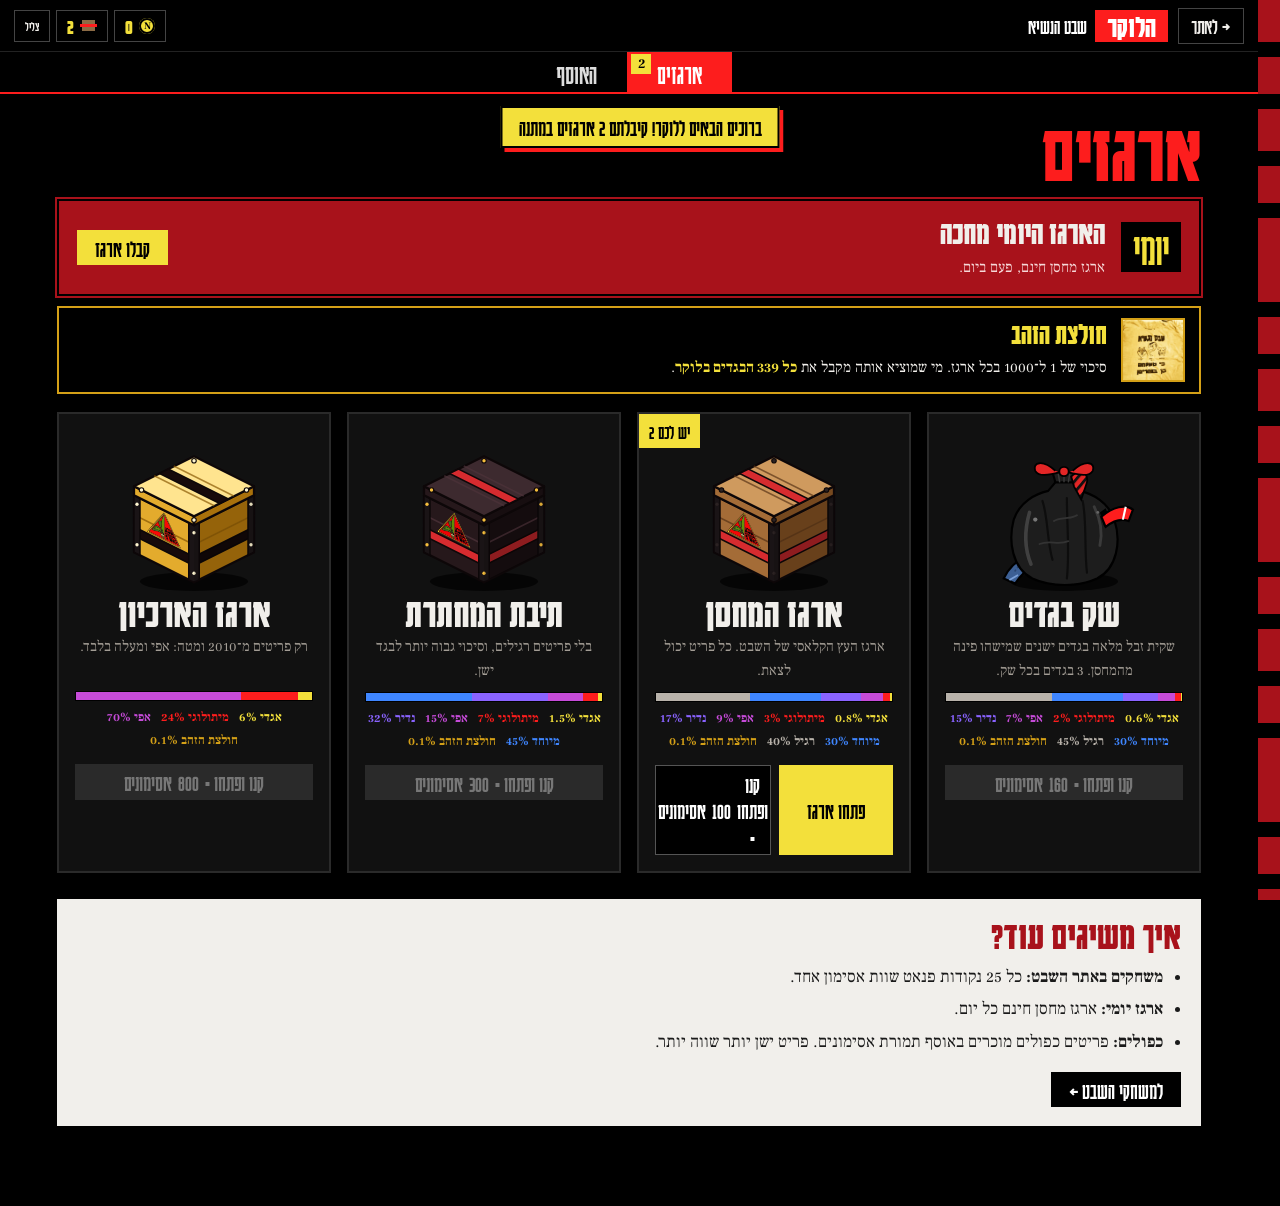
<file: locker/index.html>
<!doctype html>
<html lang="he" dir="rtl">
<head>
<meta charset="utf-8">
<!-- Google Analytics -->
<script async src="https://www.googletagmanager.com/gtag/js?id=G-BSQH981GP3"></script>
<script>window.dataLayer=window.dataLayer||[];function gtag(){dataLayer.push(arguments)}gtag('js',new Date());gtag('config','G-BSQH981GP3');</script>

<meta name="viewport" content="width=device-width,initial-scale=1,viewport-fit=cover">
<title>הלוקר של הנשיא</title>
<meta name="description" content="הלוקר של שבט הנשיא: פותחים ארגזים ואוספים את כל הבגדים והציוד מקטלוג השבט. ככל שהפריט ישן יותר הוא נדיר יותר.">
<meta name="theme-color" content="#000000">
<link rel="icon" href="img/logo.webp">
<link rel="preconnect" href="https://fonts.googleapis.com">
<link rel="preconnect" href="https://fonts.gstatic.com" crossorigin>
<link href="https://fonts.googleapis.com/css2?family=Karantina:wght@400;700&family=Frank+Ruhl+Libre:wght@400;500;700&display=swap" rel="stylesheet">
<link rel="stylesheet" href="locker.css?v=9">
</head>
<body>

<header class="top">
  <a class="back" href="../#games" aria-label="חזרה לאתר השבט">→ <span>לאתר</span></a>
  <div class="brand"><b>הלוקר</b><span>שבט הנשיא</span></div>
  <div class="wallet">
    <button class="chip coin" id="wCoins" title="אסימונים: אסימון על כל 25 נקודות פנאט במשחקים"><i class="ic-coin"></i><b>0</b></button>
    <button class="chip crate" id="wCrates" title="ארגזים שמחכים לפתיחה"><i class="ic-crate"></i><b>0</b></button>
    <button class="chip snd" id="sndBtn" aria-pressed="true" title="צליל">צליל</button>
  </div>
</header>

<nav class="tabs" role="tablist">
  <button role="tab" data-v="crates" class="on">ארגזים<em id="crBadge" hidden></em></button>
  <button role="tab" data-v="col">האוסף</button>
</nav>

<main>
  <!-- ===== CRATES ===== -->
  <section class="view on" id="v-crates">
    <h2>ארגזים</h2>
    <div class="daily" id="daily"></div>
    <div class="crates" id="crateList"></div>
    <div class="earn">
      <h3>איך משיגים עוד?</h3>
      <ul>
        <li><b>משחקים באתר השבט:</b> כל 25 נקודות פנאט שוות אסימון אחד.</li>
        <li><b>ארגז יומי:</b> ארגז מחסן חינם כל יום.</li>
        <li><b>כפולים:</b> פריטים כפולים מוכרים באוסף תמורת אסימונים. פריט ישן יותר שווה יותר.</li>
      </ul>
      <a class="btn" href="../#games">למשחקי השבט ←</a>
    </div>
  </section>

  <!-- ===== COLLECTION ===== -->
  <section class="view" id="v-col">
    <h2>האוסף</h2>
    <div class="col-head">
      <div class="prog">
        <div class="pnum"><b id="colNum">0</b><span>/ <i id="colTot">0</i> נאספו</span></div>
        <div class="pbar big"><i id="colBar"></i></div>
      </div>
      <div class="rbars" id="rarBars"></div>
    </div>
    <div class="filters">
      <div class="seg" id="ownSeg"><button data-o="1" class="on">מה שיש לי</button><button data-o="0">כל הקטלוג</button></div>
      <button class="btn ghost sell" id="sellDupes" hidden></button>
    </div>
    <div class="chips" id="cats"></div>
    <div id="colList"></div>
  </section>
</main>

<!-- overlays -->
<div class="ov" id="ovOpen" hidden>
  <div class="op-bg"><i class="op-rays"></i></div>
  <div class="op-crate" id="opCrate"></div>
  <div class="multi" id="multi" hidden></div>
  <div class="reel-wrap" id="reelWrap" hidden><div class="reel" id="reel"></div><i class="reel-mark"></i></div>
  <div class="win" id="win" hidden></div>
  <i class="op-flash" id="opFlash"></i>
  <button class="op-skip" id="opSkip">דלגו</button>
</div>
<div class="ov" id="ovInspect" hidden></div>
<div class="toasts" id="toasts" aria-live="polite"></div>
<canvas id="fx" aria-hidden="true"></canvas>

<script src="items.js?v=6"></script>
<script src="locker.js?v=15"></script>
<script>
/* Google Analytics events in the locker: crates opened, items sold. Numbers only. */
(()=>{const t=(n,p)=>{try{gtag('event',n,p||{})}catch(e){}};
document.addEventListener('click',e=>{const el=e.target;if(!el.closest)return;
 const f=el.closest('#crateList [data-five]'),o=el.closest('#crateList [data-open]'),b=el.closest('#crateList [data-buy]');
 if(f)return t('locker_crate',{crate:f.dataset.five,how:'five'});if(o)return t('locker_crate',{crate:o.dataset.open,how:'open'});if(b)return t('locker_crate',{crate:b.dataset.buy,how:'buy'});
 if(el.closest('#sellDupes'))return t('locker_sell_dupes');if(el.closest('[data-a="sell"]'))return t('locker_sell');
 const m=el.closest('[data-m="again"]');if(m)return t('locker_crate',{crate:'again',how:'again'})},true)})();
</script>
</body>
</html>
</file>
<file: locker/locker.css>
/* הלוקר של הנשיא – same language as the tribe site: black, flag red, yellow, Karantina + Frank Ruhl, square blocks, no glow */
:root{
  --red:#A8121B;--flag:#FD1D1D;--chalk:#F1EFEB;--jute:#8C6B45;--yellow:#F3E03B;--line:#2a2a2a;
  --panel:#111;--txt:#f1efeb;--mut:#a39d95;
  --r0:#F3E03B;--r1:#FD1D1D;--r2:#c64bd8;--r3:#8a63ff;--r4:#3f86ff;--r5:#b8b2aa;
  --disp:"Karantina","Arial Narrow",Impact,sans-serif;--body:"Frank Ruhl Libre","David Libre",Georgia,serif;
  --top:52px;
}
*{box-sizing:border-box;-webkit-tap-highlight-color:transparent}
html,body{margin:0;background:#000;color:var(--txt);font-family:var(--body);font-size:17px;line-height:1.6;min-height:100%}
body{overflow-x:hidden;padding-right:22px}
button,input,select{font:inherit;color:inherit}
button{cursor:pointer}
a{color:inherit}
[hidden]{display:none!important}
:focus-visible{outline:3px solid var(--yellow);outline-offset:3px}
.gold{color:var(--yellow)}
/* tribe scarf on the right edge, like the main site (hard colour stops, no blending) */
body::after{content:"";position:fixed;top:0;bottom:0;right:0;width:22px;z-index:40;background:linear-gradient(180deg,var(--red) 0 16%,#000 16% 22%,var(--red) 22% 36%,#000 36% 42%,var(--red) 42% 58%,#000 58% 64%,var(--red) 64% 78%,#000 78% 84%,var(--red) 84% 100%);background-size:100% 260px}

/* ---------- top bar ---------- */
.top{position:sticky;top:0;z-index:30;display:flex;align-items:center;gap:10px;height:var(--top);padding:0 14px;background:#000;border-bottom:1px solid #222}
.back{text-decoration:none;font-family:var(--disp);font-size:22px;line-height:1;padding:6px 12px;border:1px solid #444;white-space:nowrap}
.back:hover{background:#fff;color:#000}
.brand{display:flex;align-items:center;gap:8px;margin-inline-end:auto;line-height:1}
.brand b{font-family:var(--disp);font-weight:700;font-size:30px;background:var(--flag);color:#fff;padding:2px 12px 0}
.brand span{font-family:var(--disp);font-size:22px;color:#fff}
.wallet{display:flex;gap:6px;align-items:center}
.chip{display:inline-flex;align-items:center;gap:6px;height:32px;padding:0 10px;border:1px solid #444;background:#000;font-family:var(--disp);font-size:20px;line-height:1}
.chip b{font-family:var(--disp);font-size:22px;font-weight:700;color:var(--yellow)}
.chip.snd{font-size:14px}
.chip.bump{animation:bump .4s}
@keyframes bump{40%{transform:translateY(-4px)}}
.ic-coin{width:16px;height:16px;border-radius:50%;background:var(--yellow);box-shadow:inset 0 0 0 2px #000;position:relative}
.ic-coin::after{content:"N";position:absolute;inset:0;display:grid;place-items:center;font:700 10px/1 var(--body);color:#000}
.ic-crate{width:17px;height:15px;background:var(--jute);box-shadow:inset 0 0 0 2px #000;position:relative}
.ic-crate::after{content:"";position:absolute;inset:6px 0 auto;height:3px;background:var(--flag)}

/* ---------- tabs (like the site nav) ---------- */
.tabs{position:sticky;top:var(--top);z-index:29;display:flex;justify-content:center;background:#000;border-bottom:2px solid var(--flag)}
.tabs button{position:relative;display:flex;align-items:center;gap:6px;padding:8px 30px 4px;border:0;background:none;font-family:var(--disp);font-size:28px;line-height:1;color:#ddd}
.tabs button:hover{color:var(--yellow)}
.tabs button.on{background:var(--flag);color:#fff}
.tabs em{position:absolute;top:2px;left:4px;min-width:20px;height:20px;padding:0 4px;background:var(--yellow);color:#000;font:700 13px/20px var(--body);font-style:normal;text-align:center}

main{max-width:1180px;margin:0 auto;padding:22px 18px 80px}
.view{display:none}
.view.on{display:block;animation:viewin .3s both}
@keyframes viewin{from{opacity:0;transform:translateY(8px)}}
h2{font-family:var(--disp);font-weight:700;font-size:clamp(48px,7vw,84px);line-height:.85;margin:0 0 12px;color:var(--flag)}

.btn{display:inline-flex;align-items:center;justify-content:center;gap:6px;padding:6px 18px 3px;border:0;background:var(--flag);color:#fff;font-family:var(--disp);font-size:24px;line-height:1.1;text-decoration:none;transition:background .15s,color .15s}
.btn:hover{background:var(--yellow);color:#000}
.btn:active{transform:translateY(2px)}
.btn:disabled{background:#2a2a2a;color:#777;cursor:not-allowed}
.btn.ghost{background:#000;border:1px solid #555;color:#fff}
.btn.ghost:hover{background:#fff;color:#000}
.btn.gold{background:var(--yellow);color:#000}
.btn.gold:hover{background:#fff}

/* ---------- rarity ---------- */
.r0{--rc:var(--r0)}.r1{--rc:var(--r1)}.r2{--rc:var(--r2)}.r3{--rc:var(--r3)}.r4{--rc:var(--r4)}.r5{--rc:var(--r5)}
.rpill{display:inline-block;padding:2px 10px 0;font-family:var(--disp);font-size:20px;line-height:1.2;color:#000;background:var(--rc)}

/* ---------- collection ---------- */
.col-head{display:grid;grid-template-columns:minmax(220px,300px) 1fr;gap:14px 28px;align-items:end;padding:14px 16px;background:var(--panel);border:2px solid var(--line);margin-bottom:14px}
.pnum{line-height:.8}
.pnum b{font-family:var(--disp);font-size:68px;font-weight:700;color:var(--flag)}
.pnum span{font-family:var(--disp);font-size:28px;color:#fff;margin-inline-start:6px}
.pnum i{font-style:normal}
.pbar{height:6px;background:#262626;overflow:hidden}
.pbar i{display:block;height:100%;background:var(--rc,var(--flag));transform-origin:right center;transform:scaleX(0);transition:transform .5s}
.pbar.big{height:10px;margin-top:10px}
.rbars{display:grid;grid-template-columns:repeat(6,1fr);gap:10px 14px}
.rb span{display:flex;align-items:baseline;justify-content:space-between;gap:6px;line-height:1;margin-bottom:5px}
.rb b{font-family:var(--disp);font-size:22px;font-weight:700;color:var(--rc)}
.rb i{font-style:normal;font-family:var(--disp);font-size:20px;color:#ddd}
.filters{display:flex;flex-wrap:wrap;gap:10px;align-items:center;justify-content:space-between;margin-bottom:10px}
.seg{display:flex;border:2px solid var(--line)}
.seg button{border:0;background:#000;padding:6px 16px 2px;font-family:var(--disp);font-size:22px;line-height:1.1;color:#ccc;white-space:nowrap}
.seg button+button{border-inline-start:2px solid var(--line)}
.seg button.on{background:#fff;color:#000}
.btn.sell{font-size:22px;border-color:var(--yellow);color:var(--yellow)}
.btn.sell:hover{background:var(--yellow);color:#000}
.btn.sell[data-ok]{background:var(--yellow);color:#000}
.chips{display:flex;gap:6px;overflow-x:auto;padding:2px 0 12px;scrollbar-width:none}
.chips::-webkit-scrollbar{display:none}
.chips button{flex:none;padding:3px 12px 0;border:2px solid var(--line);background:#000;font-family:var(--disp);font-size:21px;line-height:1.2;white-space:nowrap;transition:border-color .15s}
.chips button:hover{border-color:var(--yellow)}
.chips button.on{background:var(--yellow);color:#000;border-color:var(--yellow)}
.chips button small{font-family:var(--body);font-size:12px;opacity:.75;margin-inline-start:6px}

.cs{margin:8px 0 26px}
.cs h3{display:flex;align-items:baseline;gap:10px;margin:0 0 12px;padding-bottom:4px;border-bottom:2px solid var(--line);font-family:var(--disp);font-weight:700;font-size:36px;line-height:1;color:#fff}
.cs h3 span{font-size:26px;font-weight:400;color:var(--yellow)}
.cs h3 span::before{content:"· ";color:var(--mut)}
.grid{display:grid;grid-template-columns:repeat(auto-fill,minmax(150px,1fr));gap:12px}

.card{position:relative;display:flex;flex-direction:column;width:100%;min-width:0;padding:0;border:2px solid var(--line);background:var(--panel);text-align:start;color:inherit;transition:transform .15s,border-color .15s}
button.card:hover{transform:translateY(-4px);border-color:var(--yellow)}
.card .ph{aspect-ratio:1;background:#1a1a1a;display:flex;align-items:center;justify-content:center;padding:6px;overflow:hidden}
.card .ph img{width:100%;height:100%;object-fit:contain;display:block}
.card b{display:block;padding:6px 8px 0;font-family:var(--disp);font-size:21px;font-weight:700;line-height:1.05;white-space:nowrap;overflow:hidden;text-overflow:ellipsis}
.card small{display:block;padding:0 8px 7px;font-size:12.5px;line-height:1.5;color:var(--mut);white-space:nowrap;overflow:hidden;text-overflow:ellipsis}
.card .rs{display:block;height:4px;margin-top:auto;background:var(--rc)}
.card em{position:absolute;top:6px;font-style:normal;font-family:var(--disp);font-size:18px;line-height:1;padding:3px 6px 1px}
.card .ct{left:6px;background:#000;color:#fff;border:1px solid #555}
.card .nw{right:6px;background:var(--flag);color:#fff}
.card.miss{border-color:#1c1c1c;background:#0b0b0b}
.card.miss .ph{background:#121212}
.card.miss .ph span{font-family:var(--disp);font-size:54px;line-height:1;color:#2e2e2e}
.card.miss small{color:#4a4a4a}
.card.miss .rs{opacity:.3}
.empty{text-align:center;color:var(--mut);padding:50px 10px;font-size:18px;line-height:2}

/* ---------- crates ---------- */
.daily{margin:0 0 18px}
.daily .dbox{display:flex;align-items:center;gap:16px;padding:14px 18px;background:var(--red);border:2px solid #000;outline:2px solid var(--red)}
.daily .dbox.done{opacity:.75}
.daily .dbox>span{font-family:var(--disp);font-size:46px;line-height:1;background:#000;color:var(--yellow);padding:4px 12px 0}
.daily .dbox b{font-family:var(--disp);font-size:34px;line-height:1;font-weight:700}
.daily .dbox p{margin:2px 0 0;color:#f6d8d8;font-size:15px}
.daily .dbox .btn{margin-inline-start:auto}
.crates{display:grid;grid-template-columns:repeat(auto-fit,minmax(250px,1fr));gap:16px}
.crt{position:relative;padding:18px 16px 16px;background:var(--panel);border:2px solid var(--line);text-align:center;transition:border-color .15s,transform .15s}
.crt:hover{border-color:var(--yellow);transform:translateY(-4px)}
.crt h3{font-family:var(--disp);font-weight:700;font-size:42px;line-height:.9;margin:8px 0 4px}
.crt p{margin:0 0 10px;color:var(--mut);font-size:14.5px;min-height:46px}
.crt .own{position:absolute;top:0;left:0;background:var(--yellow);color:#000;font-family:var(--disp);font-size:20px;padding:2px 10px 0}
.crt .odds{display:flex;height:10px;margin:10px 0 6px;border:1px solid #000}
.crt .odds i{background:var(--rc)}
.crt .oddt{display:flex;flex-wrap:wrap;gap:3px 10px;justify-content:center;font-size:12.5px;color:var(--mut);margin-bottom:14px}
.crt .oddt span{color:var(--rc);font-weight:700}
.crt .acts{display:flex;gap:8px;justify-content:center;flex-wrap:wrap}
.crt .acts .btn{flex:1;min-width:110px}
.crt .price{font-family:var(--disp);font-size:24px}
.btn.five{width:100%;margin-top:8px;background:#000;border:2px solid var(--yellow);color:var(--yellow)}
.btn.five:hover{background:var(--yellow);color:#000}
.crimg{width:150px;height:158px;margin:0 auto -4px}
.cr{position:relative;width:100%;height:100%}
.cr svg{position:absolute;inset:0;width:100%;height:100%;overflow:visible}
.cr-shadow{position:absolute;left:14%;right:14%;bottom:-1%;height:12%;border-radius:50%;background:#000;opacity:.7}
.cr-lid{transition:transform .35s ease-out;transform-origin:50% 40%}
.cr-seam{opacity:0;transition:opacity .2s}
.crt:hover .cr-lid{transform:translate(-4px,-12px) rotate(-5deg)}
.earn{margin-top:26px;padding:18px 20px;background:var(--chalk);color:#1a1a1a}
.earn h3{margin:0 0 8px;font-family:var(--disp);font-weight:700;font-size:40px;line-height:.9;color:var(--red)}
.earn ul{margin:0 0 14px;padding-inline-start:18px;line-height:1.9}
.earn .btn{background:#000}
.earn .btn:hover{background:var(--flag);color:#fff}

/* clothes bag */
.cr.bag svg{position:absolute;inset:0;width:100%;height:100%;overflow:visible}
.bag-peek{transition:transform .3s,opacity .4s}.pk-sleeve{transform-origin:156px 126px}.pk-leg{transform-origin:58px 182px}.pk-scarf{transform-origin:116px 80px}
.crt:hover .pk-sleeve{transform:rotate(-14deg)}.crt:hover .pk-leg{transform:rotate(10deg)}.crt:hover .pk-scarf{transform:rotate(-10deg)}
.crt:hover .cr.bag svg{animation:bagwob .5s ease-in-out}
@keyframes bagwob{30%{transform:rotate(-3deg) scaleY(.97)}70%{transform:rotate(2deg)}}

/* ---------- opening overlay ---------- */
.ov{position:fixed;inset:0;z-index:60;display:flex;align-items:center;justify-content:center;background:rgba(0,0,0,.94);animation:ovin .2s both}
@keyframes ovin{from{opacity:0}}
.op-bg{position:absolute;inset:0;pointer-events:none;overflow:hidden}
.op-rays{position:absolute;left:0;right:0;top:50%;height:46%;transform:translateY(-50%) scaleY(0);background:var(--rc,#FD1D1D);opacity:.16;transition:transform .45s cubic-bezier(.2,.9,.3,1)}
.ov.lit .op-rays{transform:translateY(-50%) scaleY(1)}
.op-crate{position:relative;width:min(290px,70vw);height:min(305px,74vw);animation:crdrop .55s cubic-bezier(.3,1.4,.5,1) both}
@keyframes crdrop{0%{transform:translateY(-60vh)}100%{transform:none}}
.op-crate .cr{position:absolute;inset:0}
.op-crate.charge .cr{animation:crshake3 1.2s linear forwards}
@keyframes crshake3{0%{transform:none}15%{transform:translate(-2px,1px) rotate(-.6deg)}30%{transform:translate(3px,-2px) rotate(.8deg)}45%{transform:translate(-4px,2px) rotate(-1.2deg)}60%{transform:translate(5px,-3px) rotate(1.4deg)}75%{transform:translate(-7px,3px) rotate(-1.8deg)}90%{transform:translate(8px,-4px) rotate(2deg)}100%{transform:none}}
.op-crate.charge .cr-seam{opacity:1}
.op-crate.charge .cr-lid{transform:translateY(-3px)}
.op-crate.pop .cr-lid{transition:transform .6s cubic-bezier(.2,.9,.3,1),opacity .6s;transform:translate(-80px,-280px) rotate(-45deg);opacity:0}
.op-crate.pop{animation:crgone .4s .3s forwards}
@keyframes crgone{to{transform:translateY(60px);opacity:0}}
.op-flash{position:fixed;inset:0;background:#fff;opacity:0;pointer-events:none;z-index:4}
.op-flash.go{animation:opflash .35s ease-out}
@keyframes opflash{0%{opacity:.55}100%{opacity:0}}
.op-bag{width:min(330px,78vw);height:min(360px,84vw);animation:bagthrow .55s cubic-bezier(.5,0,.8,.4) both}
@keyframes bagthrow{0%{transform:translate(-40vw,-70vh) rotate(-60deg)}100%{transform:none}}
.op-bag .cr{transform-origin:50% 95%}
.op-bag.land .cr{animation:bagland .45s cubic-bezier(.3,1.5,.5,1)}
@keyframes bagland{0%{transform:scale(1.18,.78)}45%{transform:scale(.94,1.08)}100%{transform:none}}
.op-bag.rustle .cr{animation:bagrustle 1.3s linear}
@keyframes bagrustle{0%,100%{transform:none}10%{transform:rotate(-3deg) scale(1.02,.98)}22%{transform:rotate(4deg) scale(.98,1.03)}36%{transform:rotate(-5deg) scale(1.04,.97)}50%{transform:rotate(5deg) scale(.97,1.05)}64%{transform:rotate(-6deg) scale(1.05,.96)}78%{transform:rotate(6deg) scale(.96,1.06)}90%{transform:rotate(-3deg) scale(1.08,.93)}}
.op-bag.rustle .pk-sleeve{animation:peek .6s ease-in-out infinite}.op-bag.rustle .pk-leg{animation:peek2 .7s ease-in-out infinite}.op-bag.rustle .pk-scarf{animation:peek .5s ease-in-out infinite}
@keyframes peek{50%{transform:rotate(-18deg) translate(4px,-8px)}}@keyframes peek2{50%{transform:rotate(14deg) translate(-4px,4px)}}
.op-bag .bag-knot{transform-origin:100px 60px;transition:transform .55s cubic-bezier(.2,.9,.3,1),opacity .55s}
.op-bag.burst-open .bag-knot{transform:translate(60px,-260px) rotate(200deg);opacity:0}
.op-bag.burst-open .pk-sleeve{transition:transform .5s,opacity .5s;transform:translate(70px,-160px) rotate(-80deg);opacity:0}.op-bag.burst-open .pk-leg{transition:transform .5s,opacity .5s;transform:translate(-80px,-140px) rotate(70deg);opacity:0}.op-bag.burst-open .pk-scarf{transition:transform .5s,opacity .5s;transform:translate(20px,-200px) rotate(-40deg);opacity:0}
.op-bag.burst-open .bag-body{transition:transform .35s ease-out;transform:scale(1.06,.9);transform-origin:100px 200px}
.op-bag.gone{transition:opacity .45s,transform .45s;opacity:0;transform:translateY(40px) scale(.9)}

.reel-wrap{position:absolute;left:0;right:0;top:50%;height:236px;transform:translateY(-50%);overflow:hidden;background:#0d0d0d;border-top:2px solid var(--flag);border-bottom:2px solid var(--flag)}
.reel{position:absolute;top:16px;left:50%;display:flex;gap:10px;direction:ltr;will-change:transform;transform:translate3d(0,0,0)}
.reel .rc{flex:none;width:170px;height:200px;background:var(--panel);border:2px solid var(--line);overflow:hidden;position:relative}
.reel .rc .th{height:142px;background-repeat:no-repeat;background-size:800% 800%;border-bottom:5px solid var(--rc)}
.reel .rc b{display:block;padding:5px 8px 0;font-family:var(--disp);font-size:22px;line-height:1;white-space:nowrap;overflow:hidden;text-overflow:ellipsis;direction:rtl;text-align:right}
.reel .rc small{display:block;padding:2px 8px;font-size:12px;color:var(--rc);font-weight:700;direction:rtl;text-align:right}
.reel-mark{position:absolute;left:50%;top:0;bottom:0;width:4px;margin-left:-2px;background:var(--yellow);z-index:2}
.reel-mark::before,.reel-mark::after{content:"";position:absolute;left:50%;border:12px solid transparent;margin-left:-12px}
.reel-mark::before{top:0;border-top-color:var(--yellow)}
.reel-mark::after{bottom:0;border-bottom-color:var(--yellow)}
.reel-wrap.stop .rc{transition:opacity .3s}
.reel-wrap.stop .rc:not(.hit){opacity:.25}
.reel-wrap.stop .rc.hit{border-color:var(--yellow)}
.reel-wrap.out{transition:opacity .3s;opacity:0}
.op-skip{position:absolute;bottom:22px;left:50%;transform:translateX(-50%);padding:3px 16px 0;border:1px solid #555;background:#000;font-family:var(--disp);font-size:22px;color:#ddd}
.op-skip:hover{background:#fff;color:#000}

.win{position:relative;z-index:3;display:flex;flex-direction:column;align-items:center;text-align:center;padding:10px 16px;max-width:96vw}
.win .wc{position:relative;width:min(310px,70vw);background:var(--panel);border:3px solid var(--rc);will-change:transform}
.win .wc img{width:100%;aspect-ratio:1;object-fit:contain;background:#1a1a1a;display:block;border-bottom:6px solid var(--rc)}
.win .wc .wi{padding:8px 12px 10px;text-align:right}
.win .wc .wi b{display:block;font-family:var(--disp);font-size:34px;font-weight:700;line-height:.95}
.win .wc .wi small{color:var(--mut)}
/* the rarity as a rubber stamp */
.win .stamp{position:absolute;z-index:4;top:38%;left:50%;font-family:var(--disp);font-weight:700;font-size:clamp(46px,9vw,78px);line-height:1;color:var(--rc);border:5px solid var(--rc);padding:4px 18px 0;background:rgba(0,0,0,.6);transform:translate(-50%,-50%) rotate(-12deg);animation:stamp .35s .55s cubic-bezier(.3,1.6,.5,1) both;pointer-events:none}
@keyframes stamp{from{transform:translate(-50%,-50%) rotate(-12deg) scale(2.4);opacity:0}}
.win .wtags{margin:12px 0 0;display:flex;gap:6px;justify-content:center;flex-wrap:wrap;animation:fadeup .3s .9s both}
.win .wtags span{font-family:var(--disp);font-size:20px;padding:2px 10px 0;background:#000;border:1px solid #444}
.win .wtags .rpill{border:0;background:var(--rc);color:#000}
.win .acts{display:flex;gap:8px;margin-top:14px;flex-wrap:wrap;justify-content:center;animation:fadeup .3s 1.05s both}
@keyframes fadeup{from{opacity:0;transform:translateY(10px)}}
.ov.shake{animation:ovshake .4s}
@keyframes ovshake{25%{transform:translate(-8px,5px)}50%{transform:translate(7px,-5px)}75%{transform:translate(-4px,3px)}}

/* multi open (5 crates / the bag) */
.multi{position:relative;z-index:3;display:flex;flex-direction:column;align-items:center;gap:16px;width:100%;padding:0 10px}
.mrow{display:flex;gap:12px;justify-content:center;flex-wrap:wrap}
.mc{width:min(170px,28vw);aspect-ratio:3/4.2;cursor:pointer;animation:mdeal .45s var(--d) cubic-bezier(.2,1.2,.4,1) both}
@keyframes mdeal{from{transform:translateY(40vh) rotate(-14deg);opacity:0}}
.mci{position:relative;width:100%;height:100%;transition:transform .2s}
.mc.open .mci{animation:mflip .5s ease-out both}
@keyframes mflip{0%{transform:scaleX(1)}40%{transform:scaleX(0)}100%{transform:scaleX(1)}}
.mc:not(.open):hover .mci{transform:translateY(-6px)}
.mcb,.mcf{position:absolute;inset:0;overflow:hidden}
.mcb{display:grid;place-items:center;background:var(--red);border:3px solid #000;outline:2px solid var(--red)}
.mcb::before{content:"";position:absolute;inset:8px;border:2px solid #000}
.mcb img{width:56%}
.mc.open .mcb{animation:mhide .5s step-end both}
@keyframes mhide{0%{visibility:visible}40%{visibility:hidden}100%{visibility:hidden}}
.mc .mcf{visibility:hidden}
.mc.open .mcf{animation:mshow .5s step-end both}
@keyframes mshow{0%{visibility:hidden}40%{visibility:visible}100%{visibility:visible}}
.mcf{background:var(--panel);border:3px solid var(--rc);display:flex;flex-direction:column}
.mcf img{width:100%;height:66%;object-fit:contain;background:#1a1a1a;border-bottom:5px solid var(--rc)}
.mcf b{padding:5px 7px 0;font-family:var(--disp);font-size:22px;line-height:1;text-align:right;display:-webkit-box;-webkit-line-clamp:2;-webkit-box-orient:vertical;overflow:hidden;flex:none}
.mcf small{padding:2px 7px;color:var(--rc);font-weight:700;font-size:12px;text-align:right}
.mcf em{position:absolute;top:0;right:0;font-style:normal;background:var(--yellow);color:#000;font-family:var(--disp);font-size:18px;padding:1px 8px 0}
.mhint{color:var(--mut);margin:0}
.multi .acts{display:flex;gap:10px;flex-wrap:wrap;justify-content:center}

/* ---------- inspect ---------- */
.insp{position:relative;display:grid;grid-template-columns:minmax(260px,420px) minmax(240px,380px);gap:26px;align-items:center;padding:18px;max-height:100vh;overflow:auto}
.insp .x{position:absolute;top:6px;left:6px;width:40px;height:40px;border:1px solid #555;background:#000;font-size:20px;z-index:4}
.insp .x:hover{background:#fff;color:#000}
.tilt{perspective:1000px}
.tcard{position:relative;aspect-ratio:3/4;transition:transform .25s ease-out}
.tface{position:absolute;inset:0;overflow:hidden;background:#1a1a1a;border:3px solid var(--rc)}
.tface.b{visibility:hidden}.tcard.back .tface.b{visibility:visible}.tcard.back .tface:not(.b){visibility:hidden}
.tface img{width:100%;height:100%;object-fit:contain}
.tface .sig{position:absolute;bottom:12px;left:12px;font-family:var(--disp);font-size:26px;color:#000;background:var(--yellow);padding:2px 10px 0;transform:rotate(-6deg)}
.insp .info h3{font-family:var(--disp);font-weight:700;font-size:56px;line-height:.9;margin:10px 0 8px}
.insp .info .meta{color:var(--mut);font-size:15px;line-height:1.8}
.insp .info .meta b{color:#fff}
.insp .acts{display:flex;flex-wrap:wrap;gap:8px;margin-top:14px}
.insp .views{display:flex;gap:8px;margin-top:12px;justify-content:center}
.insp .views button{width:58px;height:58px;border:2px solid #333;background:#000 center/cover;padding:0}
.insp .views button.on{border-color:var(--yellow)}
.dupes{margin-top:12px;font-size:14px;color:var(--mut)}
.copies{display:inline-flex;flex-wrap:wrap;gap:5px;margin-top:6px}
.copies button{border:1px solid #444;background:#000;padding:2px 8px 0;font-family:var(--disp);font-size:18px;color:#fff}
.copies button.on{background:var(--yellow);color:#000}

/* toasts + fx canvas */
.toasts{position:fixed;z-index:90;top:calc(var(--top) + 54px);left:50%;transform:translateX(-50%);display:flex;flex-direction:column;gap:6px;align-items:center;pointer-events:none;width:max-content;max-width:90vw}
.toast{padding:7px 16px 5px;background:#fff;color:#000;border:2px solid #000;font-family:var(--disp);font-size:24px;line-height:1.1;box-shadow:4px 4px 0 var(--flag);animation:toastin .25s ease-out both}
.toast.out{animation:toastout .25s forwards}
.toast.gold{background:var(--yellow)}
@keyframes toastin{from{transform:translateY(-12px);opacity:0}}
@keyframes toastout{to{opacity:0}}
#fx{position:fixed;inset:0;width:100%;height:100%;z-index:95;pointer-events:none}

/* ---------- responsive ---------- */
@media (max-width:900px){
  .col-head{grid-template-columns:1fr}
  .rbars{grid-template-columns:repeat(3,1fr)}
  .insp{grid-template-columns:1fr;max-width:460px;gap:12px}
  .tilt{max-width:330px;margin:0 auto;width:100%}
}
@media (max-width:640px){
  body{padding-right:14px}
  body::after{width:14px}
  .top{gap:6px;padding:0 8px}
  .back span,.brand span{display:none}
  .brand b{font-size:26px}
  .chip{height:30px;padding:0 7px}
  .tabs button{flex:1;justify-content:center;padding:8px 4px 3px;font-size:24px}
  main{padding:14px 10px 70px}
  .col-head{padding:12px}
  .pnum b{font-size:56px}
  .grid{grid-template-columns:repeat(3,minmax(0,1fr));gap:8px}
  .card b{font-size:17px;padding:5px 6px 0}
  .card small{font-size:11px;padding:0 6px 6px}
  .card em{font-size:15px;top:4px}
  .card .ct{left:4px}.card .nw{right:4px}
  .card.miss .ph span{font-size:40px}
  .cs h3{font-size:30px}
  .cs h3 span{font-size:22px}
  .seg button{font-size:20px;padding:5px 12px 2px}
  .reel .rc{width:132px;height:172px}
  .reel .rc .th{height:116px}
  .reel-wrap{height:206px}
  .daily .dbox{flex-wrap:wrap}
  .daily .dbox .btn{width:100%}
  .mrow{gap:8px}.mc{width:30vw}
  .mcf b{font-size:17px}.mcf small{font-size:11px}.mcf img{height:58%}
  .crimg{width:104px;height:110px}
  .crates{grid-template-columns:repeat(2,minmax(0,1fr));gap:10px}
  .crt{padding:12px 8px 10px}
  .crt h3{font-size:28px;margin:4px 0 2px}
  .crt p{display:none}
  .crt .odds{height:7px;margin:6px 0 4px}
  .crt .oddt{gap:1px 6px;font-size:10.5px;margin-bottom:8px;line-height:1.25}
  .crt .acts{flex-direction:column;gap:6px}
  .crt .acts .btn{min-width:0;width:100%;min-height:42px;font-size:19px}
  .crt .price{font-size:19px}
  .btn.five{font-size:17px;min-height:42px}
  .toasts{top:auto;bottom:18px}
  .toast{font-size:20px;text-align:center}
}
@media (max-width:340px){.grid{grid-template-columns:repeat(2,minmax(0,1fr))}}
@media (prefers-reduced-motion:reduce){*{animation-duration:.01ms!important;animation-iteration-count:1!important}}

/* ---------- חולצת הזהב ---------- */
.gban{display:flex;align-items:center;gap:14px;margin-top:10px;padding:10px 14px;background:#000;border:2px solid #d4a017}
.gban img{width:64px;height:64px;object-fit:cover;border:2px solid #d4a017;flex:none}
.gban b{font-family:var(--disp);font-size:30px;line-height:1;color:#F3E03B;font-weight:700}
.gban p{margin:2px 0 0;font-size:15px;color:var(--txt)}
.gban p b{font-family:var(--body);font-size:inherit;color:#F3E03B}
.gban.has{background:#d4a017;border-color:#000}.gban.has b,.gban.has p,.gban.has p b{color:#000}
.crt .oddt .gd{color:#d4a017;font-weight:700}
.card[data-id="gold"]{outline:3px solid #d4a017}
.gold-ov{z-index:95}
.gwin{position:relative;width:min(420px,88vw);background:#000;border:3px solid #d4a017;padding:22px 20px 18px;text-align:center;animation:gwin .6s cubic-bezier(.2,1.4,.4,1) both}
.gwin img{width:70%;aspect-ratio:1;object-fit:cover;border:3px solid #d4a017;display:block;margin:0 auto 10px}
.gwin h2{font-family:var(--disp);font-size:64px;line-height:.9;margin:4px 0 8px;color:#F3E03B;font-weight:700}
.gwin p{margin:0 0 8px;font-size:17px}.gwin p b{color:#F3E03B}
.gwin .gfull{font-family:var(--disp);font-size:30px;line-height:1;color:#d4a017}
.gwin .acts{display:flex;gap:8px;justify-content:center;margin-top:12px;flex-wrap:wrap}
.gstamp{position:absolute;top:14px;left:-10px;transform:rotate(-12deg);background:#FD1D1D;color:#fff;font-family:var(--disp);font-size:26px;line-height:1;padding:6px 10px 2px;border:2px solid #000}
@keyframes gwin{from{transform:scale(.4);opacity:0}to{transform:none;opacity:1}}
</file>
